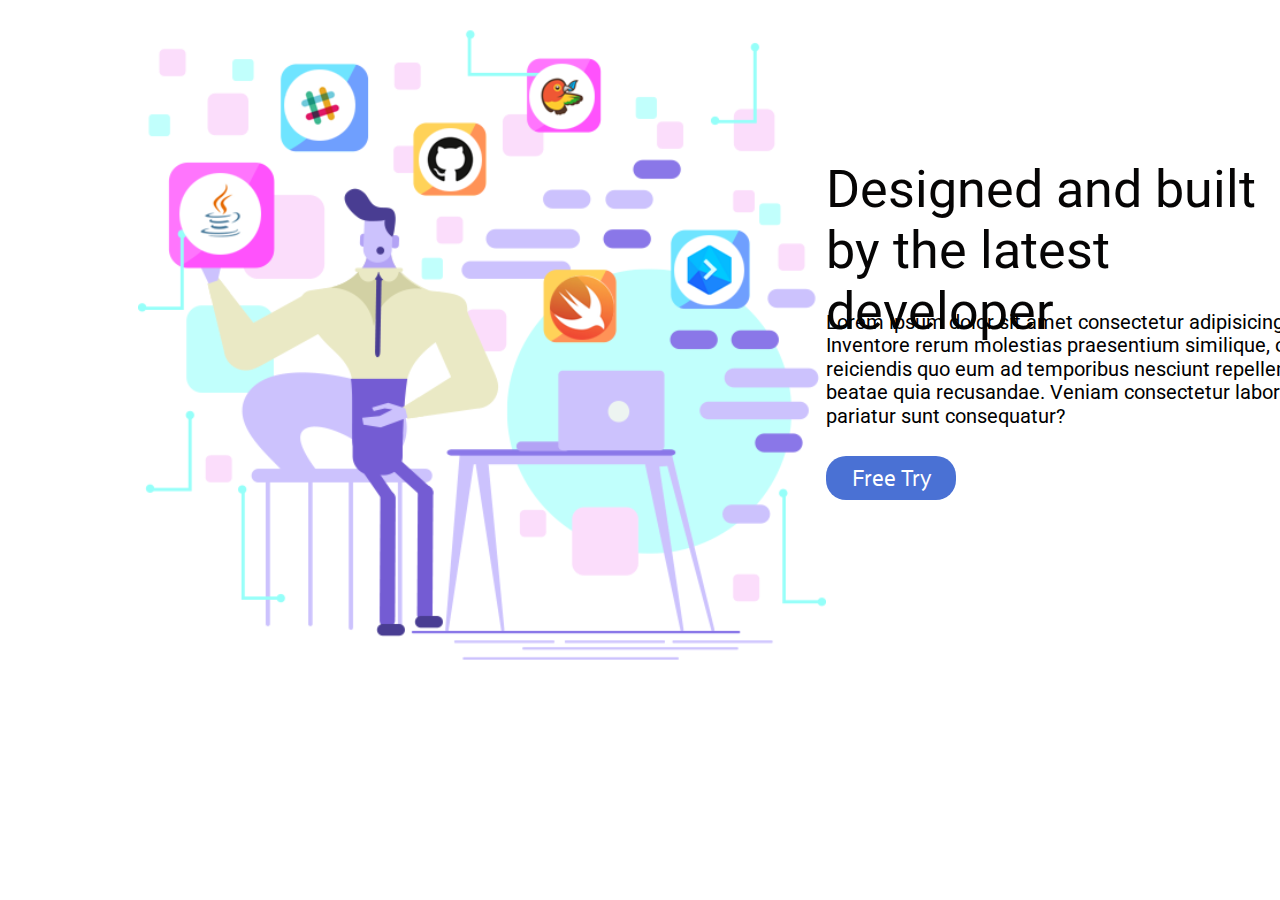
<file: TeamFour/index.html>
<!DOCTYPE html>
<html lang="en">
<head>
    <meta charset="UTF-8">
    <meta http-equiv="X-UA-Compatible" content="IE=edge">
    <meta name="viewport" content="width=device-width, initial-scale=1.0">
    <link href="https://fonts.googleapis.com/css2?family=Actor&display=swap" rel="stylesheet">
    <link rel="stylesheet" href="styles/style.css">
    <title>Latest Developer Section</title>
</head>
<body>
    <div class="container">
        <div class="img-container">
          <img src="images/Rectangle 20.svg" class="image" alt="developer image">
        </div>
        <div class="text-container"> 
            <div class="header">
                <h2>Designed and built by the latest developer</h2>
            </div>
            <div class="paragraph">
                <p class="paragraph">
                    Lorem ipsum dolor sit amet consectetur adipisicing elit. 
                    Inventore rerum molestias praesentium similique, odio reiciendis quo eum ad 
                    temporibus nesciunt repellendus beatae quia recusandae. 
                    Veniam consectetur laborum pariatur sunt consequatur?
                </p>
            </div>    
            <div>
                <button type="button" class="button-content">Free Try</button>
            </div>
        </div>
    </div>
</body>
</html>
</file>
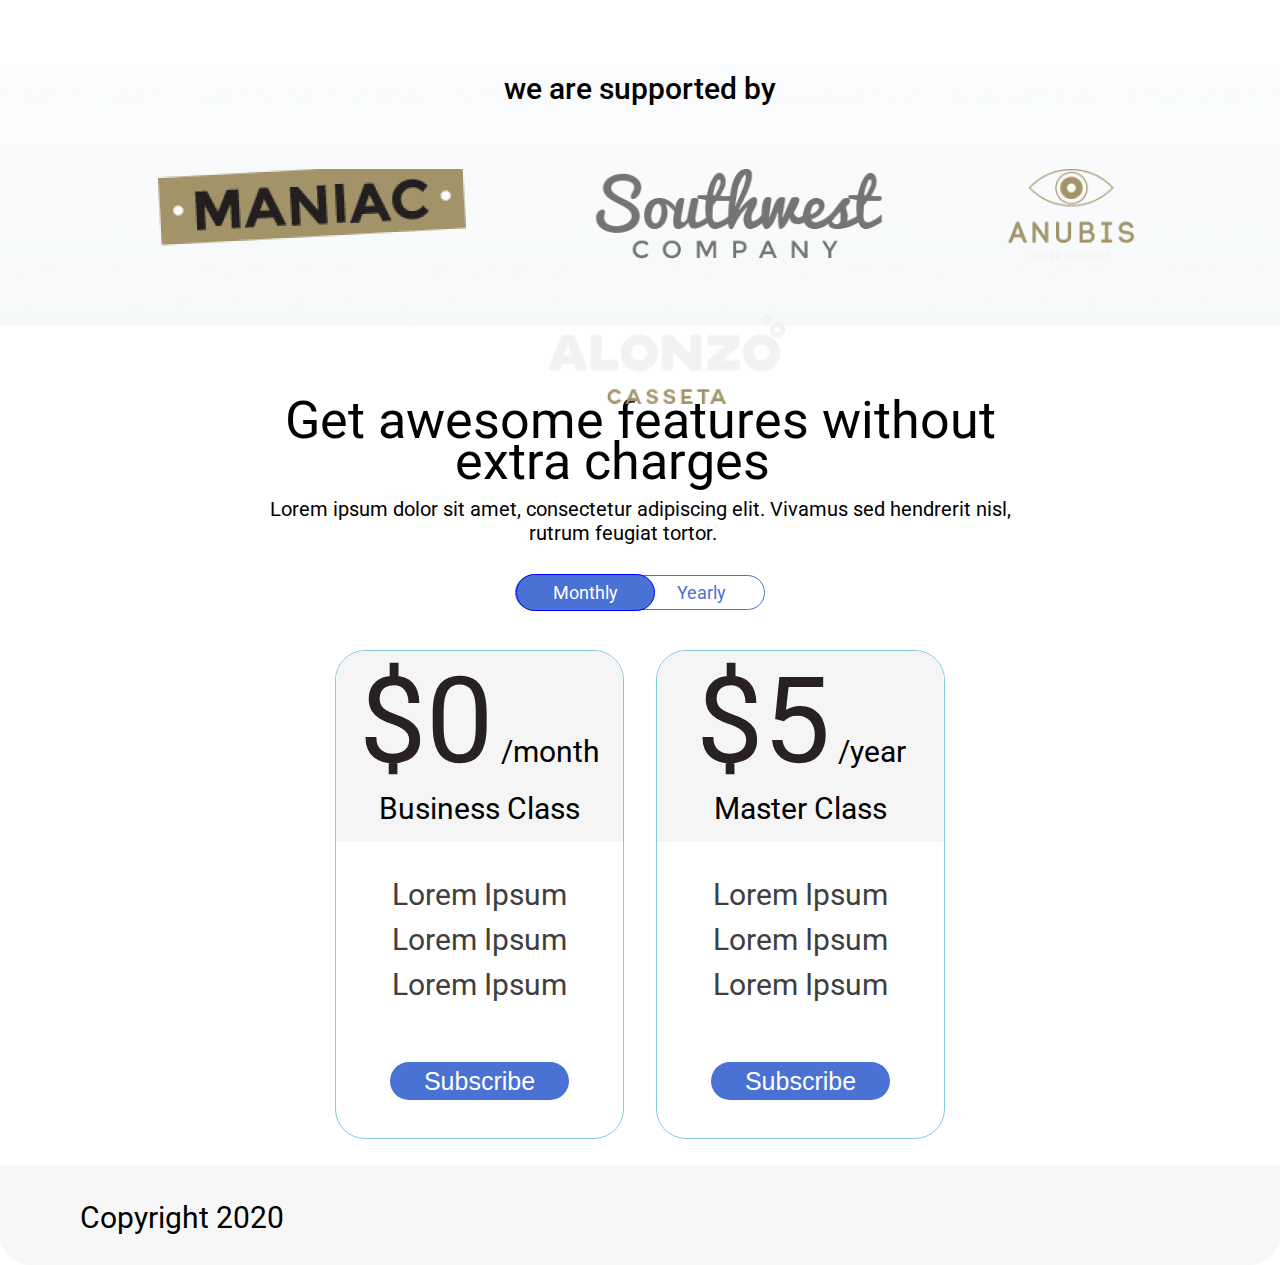
<file: TeamSeven/index.html>
<!DOCTYPE html>
<html lang="en">
<head>
    <meta charset="UTF-8">
    <meta http-equiv="X-UA-Compatible" content="IE=edge">
    <meta name="viewport" content="width=device-width, initial-scale=1.0">
    <title>Document</title>
    <link rel="stylesheet" href="style.css">
    <link href="https://cdn.jsdelivr.net/npm/bootstrap@5.1.3/dist/css/bootstrap.min.css" rel="stylesheet" integrity="sha384-1BmE4kWBq78iYhFldvKuhfTAU6auU8tT94WrHftjDbrCEXSU1oBoqyl2QvZ6jIW3" crossorigin="anonymous">
    <link rel="preconnect" href="https://fonts.gstatic.com" crossorigin>
<link href="https://fonts.googleapis.com/css2?family=Exo:wght@100&family=Fraunces:opsz,wght@9..144,700&family=Merienda&family=Montserrat:wght@300;500;700&family=Roboto:wght@400;500&display=swap" rel="stylesheet">



</head>
<body>
    <div class="logo-rectangle">
        <p id="para">we are supported by</p>
        <div class="logo-sectn">
            <img src="Rectangle 31.png" class="logo-img" alt="first-logo">
            <img src="Rectangle 32.png" class="logo-img second" alt="second-logo">
            <img src="Rectangle 33.png" class="logo-img third" alt="third-logo">
            <img src="Rectangle 34.png" class="logo-img fourth" alt="fourth-logo">
        </div>
    </div>

    <div class="alpha">
        <div class="one">
            Get awesome features without <br> <span class="span"> extra charges</span>
        </div>
        <p>
            Lorem ipsum dolor sit amet, consectetur adipiscing elit. Vivamus sed hendrerit nisl, <br> <span class="span-2">rutrum feugiat tortor.</span> 
        </p>
    </div>
    <!-- Frances Starts -->
    <div class="subscribe">
        <div class="monthly">
            <a href="" class="F-one">Monthly</a>
        </div>
        <div class="yearly">
            <a href="" class="F-two">Yearly</a>
        </div>
    </div>
   <!-- Frances Ends -->
   <!-- Ugochukwu -->
   <div class="container">
    <div class="card-1">
        <div class="header-container">
            <h1 class="heading"> <span class="first-span">$0</span> <span class="second-span">/month</span></h1>
            <h2 class="heading-2">Business Class</h2>
        </div>
        <p class="description">
            Lorem Ipsum <br>
            Lorem Ipsum <br>
            Lorem Ipsum 
        </p>
     
     <button class="btn-2">Subscribe</button>
    </div>

    <div class="card-2">
        <div class="header-container">
            <h1 class="heading"><span class="first-span">$5</span> <span class="second-span">/year</span></h1>
            <h2 class="heading-2">Master Class</h2>
        </div>
        <p class="description">
            Lorem Ipsum <br>
            Lorem Ipsum <br>
            Lorem Ipsum 
        </p>
     
     <button class="btn-2">Subscribe</button>
    </div>
    <!-- Kehinde  Starts-->
    <div class="footer-container">
        <footer>
            <p class="copyright"> Copyright 2020 </p>  
        </footer> 
    </div>
</div>
</body>
</html>
</file>
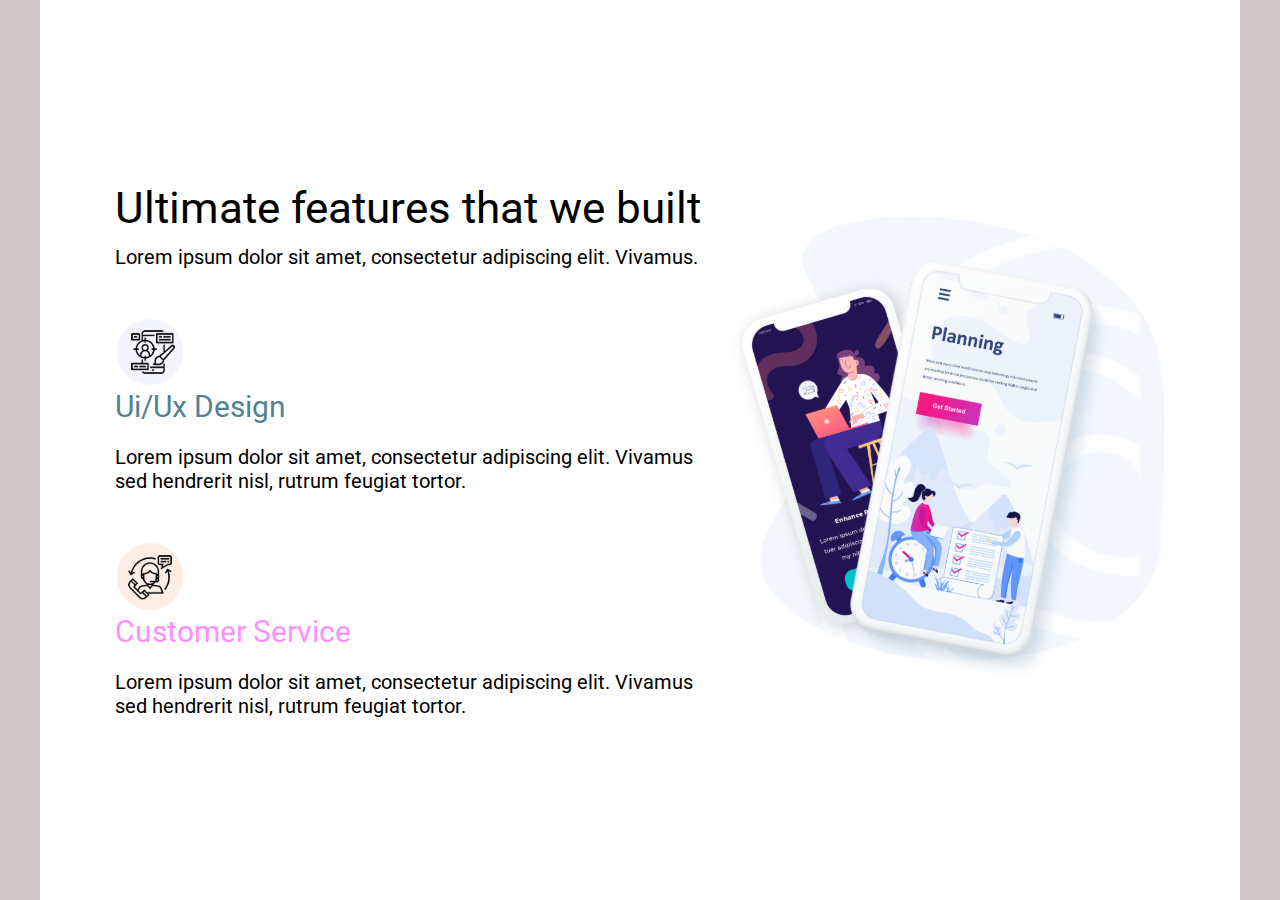
<file: TeamSix/index.html>
<!DOCTYPE html>
<html lang="en">
  <head>
    <meta charset="UTF-8" />
    <meta http-equiv="X-UA-Compatible" content="IE=edge" />
    <meta name="viewport" content="width=device-width, initial-scale=1.0" />
    <link rel="preconnect" href="https://fonts.googleapis.com" />
    <link rel="preconnect" href="https://fonts.gstatic.com" crossorigin />
    <link
      href="https://fonts.googleapis.com/css2?family=Roboto&display=swap"
      rel="stylesheet"
    />
    <link rel="stylesheet" href="styleSix.css" />
    <title>Team 6</title>
  </head>

  <body>
    <div class="container">
      <div class="product-features">
        <div class="top-feature">
          <h1>Ultimate features that we built</h1>
          <p>
            Lorem ipsum dolor sit amet, consectetur adipiscing elit. Vivamus.
          </p>
        </div>
        <div class="middle-feature">
          <img
            src="images/engine.svg"
            alt="An image of a phone showing some applications"
            class="icon"
          />
          <h2 class="middle-h">Ui/Ux Design</h2>
          <p>
            Lorem ipsum dolor sit amet, consectetur adipiscing elit. Vivamus sed
            hendrerit nisl, rutrum feugiat tortor.
          </p>
        </div>
        <div class="bottom-feature">
          <img
            src="images/contact.svg"
            alt="icon to indicate contact personnel"
            class="icon"
          />
          <h2 class="bottom-h">Customer Service</h2>
          <p class="bottom-p">
            Lorem ipsum dolor sit amet, consectetur adipiscing elit. Vivamus sed
            hendrerit nisl, rutrum feugiat tortor.
          </p>
        </div>
      </div>
      <div class="image-container">
        <img
          src="images/phone.svg"
          alt="Image of two mobile phones"
          class="image"
        />
      </div>
    </div>
  </body>
</html>
</file>
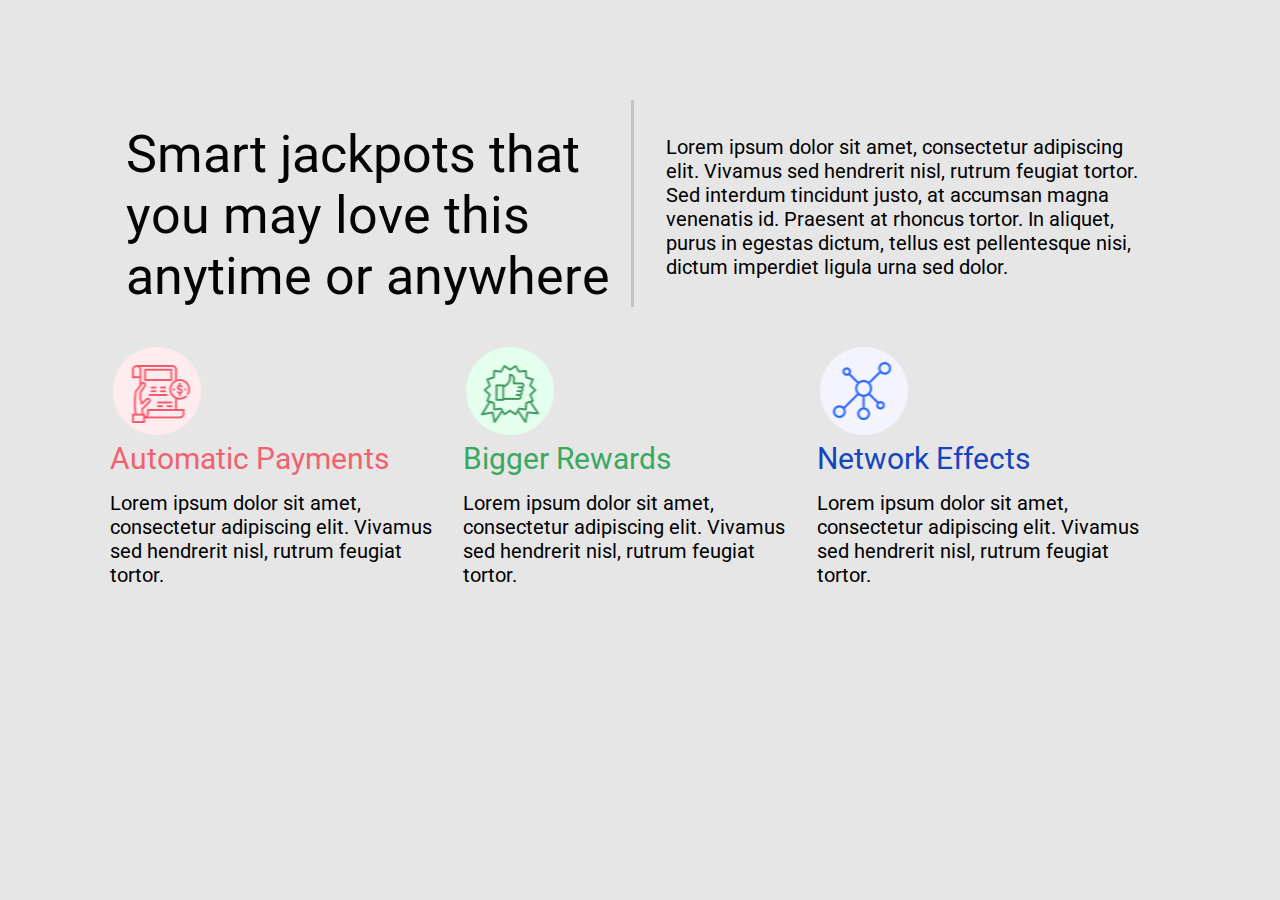
<file: TeamThree/index.html>
<!DOCTYPE html>
<html lang="en">
  <head>
    <meta charset="UTF-8" />
    <meta name="viewport" content="width=device-width, initial-scale=1.0" />
    <title>Group 3 Project</title>
    <link rel="stylesheet" href="./styleThree.css" />
  </head>
  <body>
    <section class="container">
      <div class="top-container">
        <div class="prop-container">
          <h2 class="prop">
            Smart jackpots that you may love this anytime or anywhere
          </h2>
        </div>
        <div class="desc-container">
          <p class="desc">
            Lorem ipsum dolor sit amet, consectetur adipiscing elit. Vivamus sed
            hendrerit nisl, rutrum feugiat tortor. Sed interdum tincidunt justo,
            at accumsan magna venenatis id. Praesent at rhoncus tortor. In
            aliquet, purus in egestas dictum, tellus est pellentesque nisi,
            dictum imperdiet ligula urna sed dolor.
          </p>
        </div>
      </div>
      <div class="bottom-container">
        <div class="child1">
          <object
            data="./images/Rectangle 17.svg"
            type=""
            class="payment"
          ></object>
          <h3 class="auto-pay">Automatic Payments</h3>
          <p class="pay1">
            Lorem ipsum dolor sit amet, consectetur adipiscing elit. Vivamus sed
            hendrerit nisl, rutrum feugiat tortor.
          </p>
        </div>
        <div class="child2">
          <object
            data="./images/Rectangle 18.svg"
            type=""
            class="reward"
          ></object>

          <h3 class="auto-pay1">Bigger Rewards</h3>
          <p class="pay2">
            Lorem ipsum dolor sit amet, consectetur adipiscing elit. Vivamus sed
            hendrerit nisl, rutrum feugiat tortor.
          </p>
        </div>
        <div class="child3">
          <object
            data="./images/Rectangle 19.svg"
            type=""
            class="network"
          ></object>
          <h3 class="effect">Network Effects</h3>
          <p class="pay3">
            Lorem ipsum dolor sit amet, consectetur adipiscing elit. Vivamus sed
            hendrerit nisl, rutrum feugiat tortor.
          </p>
        </div>
      </div>
    </section>
  </body>
</html>
</file>
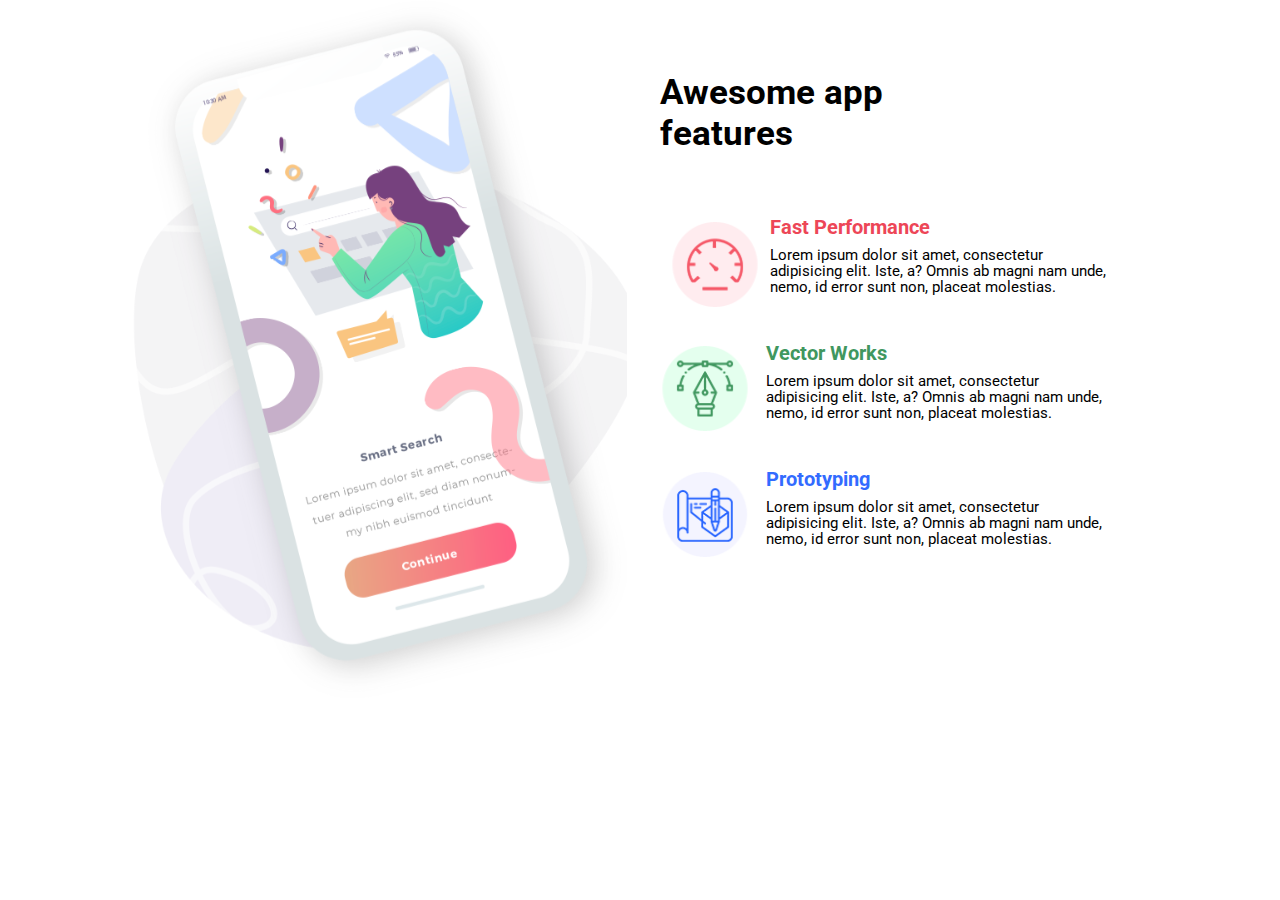
<file: TeamTwo/index.html>
<!DOCTYPE html>
<html lang="en">
  <head>
    <meta charset="UTF-8" />
    <meta http-equiv="X-UA-Compatible" content="IE=edge" />
    <meta name="viewport" content="width=device-width, initial-scale=1.0" />
    <title>App Features</title>
    <link rel="stylesheet" href="./styleTwo.css" />
  </head>
  <body>
    <div class="main-container">
      <div class="img-container">
        <object data="./Images/smartsearch.svg" class="main-img" type="image/svg+xml"></object>
      </div>

      <div class="second-container">
        
        <div class="heading-container">
          <h1 class="title">Awesome app features</h1>
        </div>

        <!-- Start of performance div -->
        <div class="performance-container">
          <object data="./Images/performance.svg" class="icon" type="image/svg+xml"></object>
    
          <div class="performance-text">
            <h3>Fast Performance</h3>
            <p>
              Lorem ipsum dolor sit amet, consectetur adipisicing elit. Iste, 
              a? Omnis ab magni nam unde, nemo, id error sunt non, placeat molestias.
            </p>
          </div>
        </div>
        <!-- End of performance div -->

        <!-- Start of vector Div -->
        <div class="vector-container">
          <div class="vector-image">
            <object data="./Images/vector.svg" class="icon" type="image/svg+xml"></object>
          </div>

          <div class="vector-text">
            <h3>Vector Works</h3>
            <p>
              Lorem ipsum dolor sit amet, consectetur adipisicing elit. Iste, 
              a? Omnis ab magni nam unde, nemo, id error sunt non, placeat molestias.
            </p>
          </div>
        </div>
        <!-- End of vecor div -->
        
        <!-- Prototype Div section -->
        <div class="prototype-container">
          <div class="prototype-image">
            <object data="./Images/prototyping.svg" class="icon" type="image/svg+xml"></object>
          </div>

          <div class="prototype-text">
            <h3>Prototyping</h3>
            <p>
              Lorem ipsum dolor sit amet, consectetur adipisicing elit. Iste, 
              a? Omnis ab magni nam unde, nemo, id error sunt non, placeat molestias.
            </p>
          </div>
        </div>
        <!-- End of prototype div section -->
      </div>
    </div>
  </body>
</html>
</file>
<file: TeamFour/styles/style.css>
@import url('https://fonts.googleapis.com/css2?family=Actor&family=Roboto:wght@300;400;500;700&display=swap');
*{
    margin: 0;
    padding: 0;
    box-sizing: border-box;
}
/* here */
body {
    width: 1440px;
    height: 690px;
 
}

/* styling the container */
.container{
    display: flex;
    margin: 24px 0px 0px 138px;
    
}

/* styling the developer image */
.image {
    width: 688px;
    height: 642px;
}

/* styling the text container */
.text-container {
    margin-top: 136px;
    margin-bottom: 146px;

}


/* styling the heading */
.header h2{
    width: 495px;
    height: 122px;
    line-height: 60.94px;
    font-size: 52px;
    margin-right: 119px;
    font-family: 'Roboto' , 'sans-serif';
    font-weight: 400;
    color: #060505;
    margin-bottom: 29px;
}


/* styling the paragraph */
.paragraph p{
    width: 516px;
    height: 115px;
    margin-right: 98px;
    font-size: 20px;
    line-height: 23.44px;
    font-family: 'Roboto' , 'sans-serif';
    font-weight: 400;
    color: #000000;  
    margin-bottom: 30px;
}


/* styling the free try button */ 
.button-content {
    border-radius: 20px; 
    border: none;
    width: 130px;
    height: 44px;
    text-align: center;
    color: white;
    background-color: #4A71D4;
    padding: 8px 0px;
    font-family: 'Actor', sans-serif;
    font-style: normal;
    font-weight: 400;
    font-size: 23px;
    margin-bottom: 137px;
}
</file>
<file: TeamSeven/style.css>
@import url('https://fonts.googleapis.com/css2?family=Roboto:wght@300;400&display=swap');

*{
    padding: 0px;
    margin: 0px;
    box-sizing: border-box;
}

/* body{
    
}  */

.logo-rectangle{
    max-width: 100%;
    height: 262px;
    background: url(Rectangle\ 28.png);
    position: relative;  
   margin-top: 5%;    
}

#para{
    font-family: 'roboto';
    font-weight: 500;
    font-size: 30px;
    text-align: center;
    color: black;
    margin: 0px;
    line-height: 80px; 
}

.logo-sectn{

    position: absolute;
    display: flex;
    flex-wrap: wrap; 
    align-content: center;
    justify-content: space-evenly;
    left: 8%;  
}

.logo-img{
    min-width: 308px;
    height: 90px;
    margin: 25px 0px 30px 0px;
}

.second{
    margin-left: 4rem;
}

.third{
    margin-left: -2rem;
}

.fourth{
    margin-left: -3rem;
}

.one{
    font-size: 52px;
    font-family: 'roboto';
    /* display: grid ;
    place-items: center;
    font-weight: 400; */
}

.alpha{
    display: grid;
    place-items: center;
    font-family: 'roboto', sans-serif;
    margin-top: 4rem;
}

.span{
    align-items: center;
    margin-left: 170px;
    /* border: 1px solid red; */
    position: relative;
    top: -20px;
}

p{
    font-weight: 400;
    font-size: 20px;
    position: relative;
    top: -15px;
    /* border: 1px solid red; */
}

.span-2{
    margin-left: 16.2rem;
}
/* Frances Starts */
.monthly{
    border: 1px solid blue;
    width: 190px;
    text-align: center;
    padding-top: 3px;
    padding-bottom: 3px;
    border-radius: 40px;
    background-color: #4A71D4;
}
.monthly:hover{
    /* background-color: #FFFFFF; */
}
.F-one{
    font-family: 'Roboto', sans-serif;
    font-weight: 400;
    color: #FFFFFF;
    line-height: 29px;
    font-size: 18px;
    text-decoration: none;
}
.F-one:hover{
    color: #4A71D4;
    background-color: #FFFFFF;
    cursor: pointer;
    border-radius: 20px;
    padding: 3px 10px;
    transition: 1s;
}
.yearly{
    /* border: 1px solid blue;  */
    width: 150px;
    text-align: center;
    padding-top: 3px;
    padding-bottom: 3px;
    border-radius: 40px;
}
.F-two{
    font-family: 'Roboto', sans-serif;
    font-weight: 400;
    color: #4A71D4;
    line-height: 29px;
    font-size: 18px;
    text-decoration: none;
    margin-right: 15px;
}
.F-two:hover{
    color: #FFFFFF;
    background-color: #4A71D4;
    cursor: pointer;
    border-radius: 20px;
    padding: 4px 20px;
    transition: 1s;
}
.subscribe{
    border: 1px solid #4A71D4;
    width: 250px;
    display: flex;
    border-radius: 40px;
    margin: 15px auto;
    height: 35px;
    background-color: #FFFFFF;
    align-items: center;
    justify-content: center;
    text-align: center;
}
/* Frances Ends */

/* ugochukwu */


.card-1{
    border: 1px solid #83C9DF;
    height: 489px;
    width: 289px;
    font-family: 'roboto', sans-serif;
    text-align: center;
    border-radius: 30px ;
}

.header-container{
    background-color: whitesmoke;
    border-radius: 30px 30px 0px 0px;
}

.heading-2{
    font-weight: 400;
    font-size: 30px;
    padding-bottom: 1rem; 
    color: #000000;
}

.card-2{
    border-radius: 30px;
    border: 1px solid #83C9DF;
    height: 489px;
    width: 289px;
    font-family: 'roboto', sans-serif;
    text-align: center;
    margin-left: 32px;
}

.first-span{
    font-size: 120px;
    font-weight: 400;
    color:#272121;
}

.second-span{
    font-weight: 400;
    font-size: 30px;
}

.container{
    display: flex;
    justify-content: center;
    align-items: center;
    margin-top: 40px;

}

.description{
    font-size: 30px;
    font-weight: 400;
    line-height: 2.8rem;
    margin-top: 46px;
    color: #403F3F;
}

.btn-2{
    color: white;
    background-color:  #4A71D4;
    border-radius: 48px;
    width: 179px;
    height: 38px;
    font-size: 25px;
    border: none;
    margin-top: 40px;
    margin-bottom: 70px;
}


/* ugochukwu */

.footer-container{
    position: absolute;
    margin-top: 50%;
    width: 100%;
    height: 100px;
    border: 25px solid transparent;
    border-bottom-left-radius: 30px;
    border-bottom-right-radius: 30px;
    background: #f7f7f8;
}

.copyright {
    font-family: 'Roboto';
    font-weight: 400;
    font-size: 30px;
    line-height: 35.16px;
    padding-top: 25px;
    padding-left: 55px;
   
}
/* Kehinde */
</file>
<file: TeamSix/styleSix.css>
* {
  margin: 0;
  padding: 0;
  box-sizing: border-box;
}

body {
  font-family: "Roboto", sans-serif;
  background-color: rgb(207, 200, 200);
  line-height: 1.2;
}

div.container {
  background-color: #fff;
  width: 1200px;
  height: 100vh;
  margin: 0 auto;
  padding: 0 75px;
  display: grid;
  grid-template-columns: auto auto;
  align-items: center;
  column-gap: 10px;
}

h1 {
  font-size: 44px;
  font-weight: 400;
  margin-bottom: 10px;
}

h2 {
  font-size: 30px;
  font-weight: 400;
  margin-bottom: 20px;
}

.middle-h {
  color: #548291;
}

.bottom-h {
  color: #fd90ff;
}

.icon {
  width: 70px;
  margin-top: 50px;
}

p {
  font-size: 20px;
  font-weight: 400;
}

div.image-container,
.image {
  width: 100%;
}
</file>
<file: TeamThree/styleThree.css>
@import url("https://fonts.googleapis.com/css2?family=Roboto:wght@300;400;500;700&display=swap");

* {
  margin: 0;
  padding: 0;
  box-sizing: border-box;
}

.container {
  background-color: hsl(0, 0%, 90%);
  padding: 100px 110px;
  height: 100vh;
  font-family: "Roboto", sans-serif;
  /* justify-content: center; */
}

.top-container {
  display: flex;
  flex-direction: row;
  margin-bottom: 40px;
}

.top-container > * {
  flex: 1;
  /* width: 100%; */
  /* flex-shrink: 1; */
}

.prop-container {
  padding-top: 1.5rem;
  padding-right: 1rem;
  padding-left: 1rem;
}

.prop {
  font-size: 52px;
  font-weight: 400;
  color: #040404;
}

.desc-container {
  border-left: 3px solid #c4c4c4;
  padding-left: 2rem;
  padding-right: 1rem;
  padding-top: 2.2rem;
  width: 552px;
}

.desc {
  font-size: 20px;
  font-weight: 400;
  color: #000000;
}

.bottom-container {
  display: grid;
  grid-template-columns: repeat(3, 1fr);
}

.child1,
.child2,
.child3 {
  padding-right: 10px;
}

.pay1,
.pay2,
.pay3 {
  font-size: 20px;
  font-weight: 400;
  color: #000000;
}

.auto-pay {
  color: #f16271;
  font-size: 30px;
  font-weight: 400;
  padding-top: 2px;
  padding-bottom: 15px;
}

.auto-pay1 {
  color: #39a962;
  font-size: 30px;
  font-weight: 400;
  padding-top: 2px;
  padding-bottom: 15px;
}

.effect {
  color: #1545bd;
  font-size: 30px;
  font-weight: 400;
  padding-top: 2px;
  padding-bottom: 15px;
}

.network,
.reward,
.payment {
  width: 94px;
  height: 88px;
}
</file>
<file: TeamTwo/styleTwo.css>
@import url('https://fonts.googleapis.com/css2?family=Roboto&display=swap');

*{
    padding: 0px;
    margin: 0px;
    box-sizing: border-box;
}

.main-container {
    display: flex;
    font-family: 'Roboto', sans-serif;
    font-weight: 400;
    margin: auto;
    justify-content: center;
    padding-left: 2rem;
    width: 100%;
    height: 97vh;
    overflow: hidden;
}


.heading-container {
    width: 329px;
    height: 122px;
    margin-top: 2.5rem;
    margin-bottom: 1rem;
}

.second-container {
    padding: 2rem;
}

.title {
    font-size: 35px;
}

.main-img {
    height: auto;
    height: 730px;
}

.performance-container {
    width: 700px;
    display: flex;
    padding:10px;
    margin-bottom: 1rem;
}

.performance-text {
    /* i changed padding to margin */
    margin-left: 10px; 
}

h3 {
   font-size: 20px;
    color:#ED4657;
}

.second-container h3{
    margin-bottom: .5rem;
    margin-top: 2.5rem;
}

.icon {
    height: auto;
    width: 90px;
    /* margin-right: 10px; */
} 

.vector-container,
.prototype-container,
.performance-container{
    width: 500px;
    height: 110px;
    align-items: center;
    display: flex;
}

.vector-container{
    margin-bottom: 1rem;
}

p{
    line-height: 1rem;
    width: 347px;
    height: 69px;
    margin-bottom: 2.5rem;
    font-size: 15px;

}

.vector-text p {
    margin-left: 1rem;   
}

.prototype-text p {
    margin-left: 1rem;
}

.vector-text h3{
    color: #40975F;
    margin-left: 1rem;

}

.prototype-text h3{
    color: #326BFF;
    margin-left: 1rem;
}
</file>
